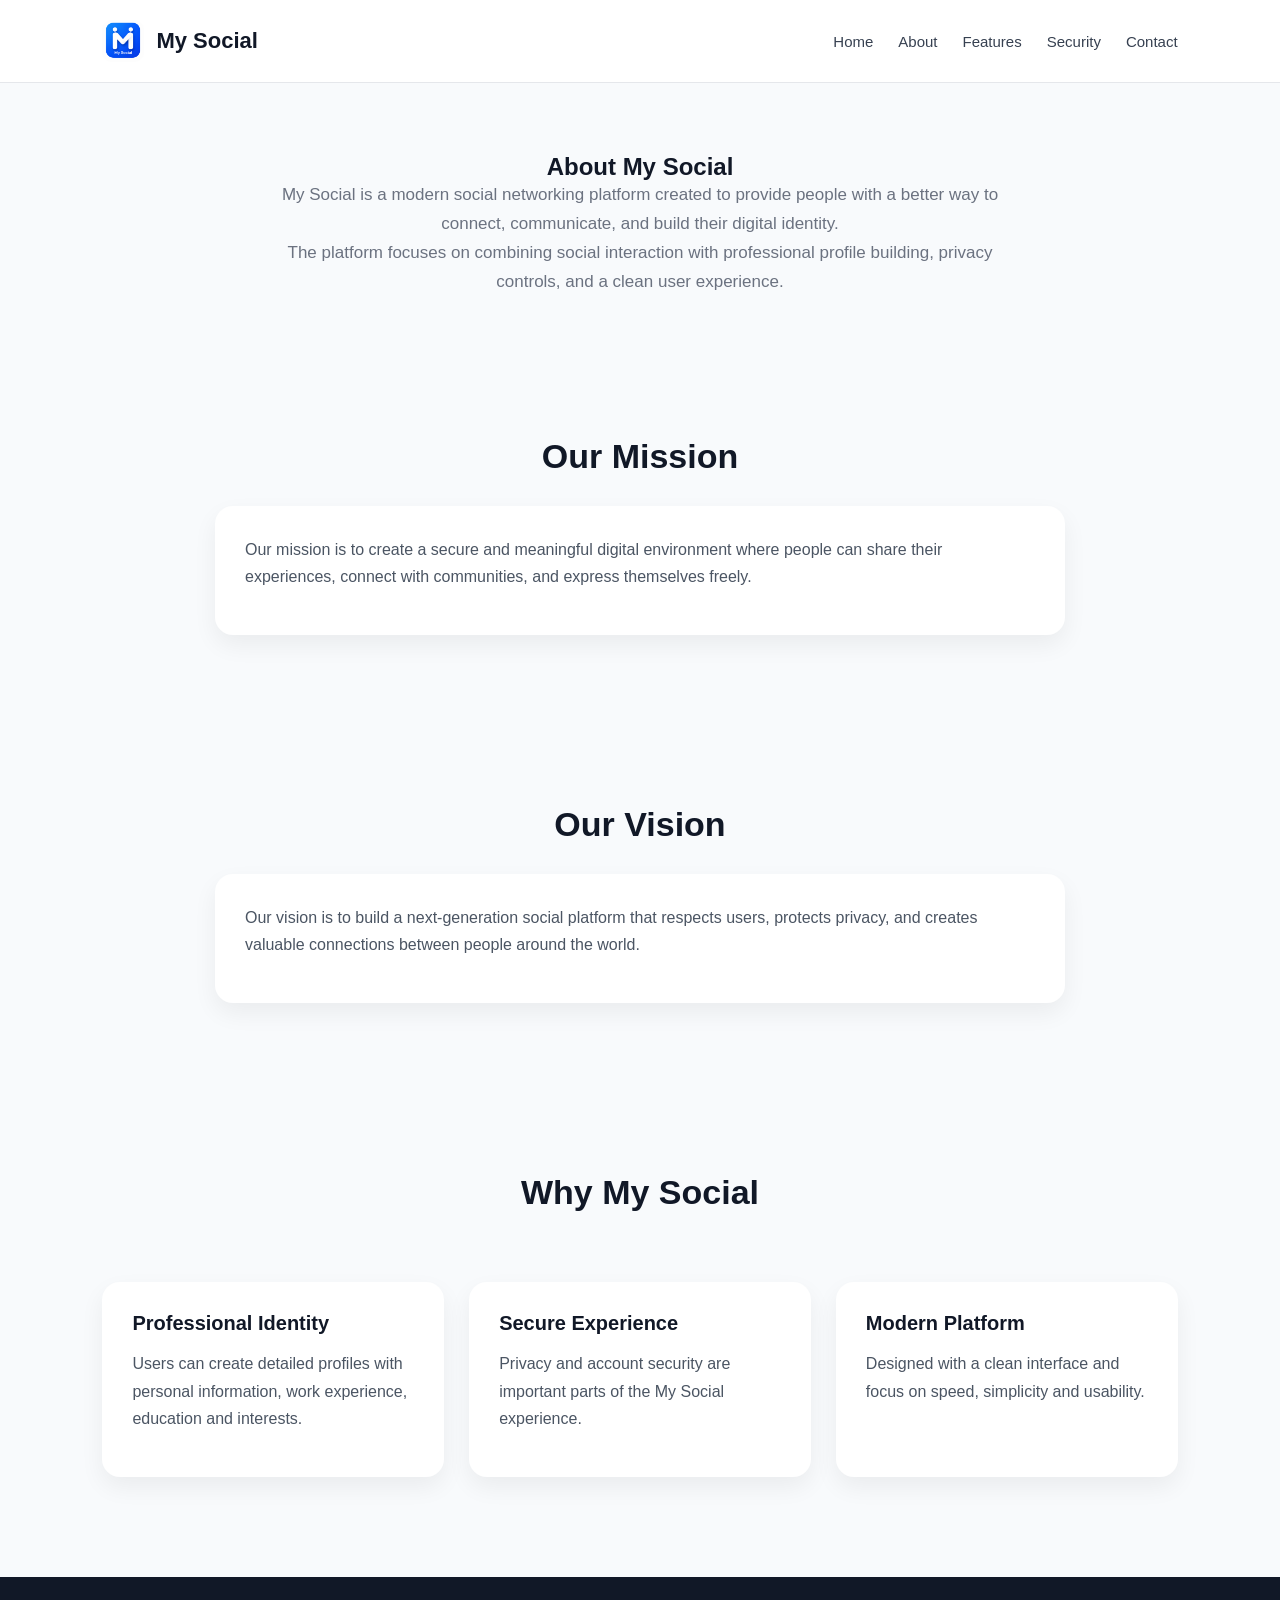
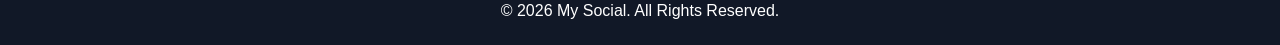
<file: about.html>
<!DOCTYPE html>
<html lang="en">

<head>

<meta charset="UTF-8">

<meta name="viewport" content="width=device-width, initial-scale=1.0">

<title>About My Social</title>

<link rel="stylesheet" href="css/style.css">

</head>


<body>


<header class="navbar">


<div class="logo">

<img src="assets/logo.png" alt="My Social Logo">

<span>My Social</span>

</div>



<nav>

<a href="index.html">Home</a>

<a href="about.html">About</a>

<a href="features.html">Features</a>

<a href="security.html">Security</a>

<a href="contact.html">Contact</a>

</nav>


</header>







<section class="about-preview">


<h1>
About My Social
</h1>


<p>

My Social is a modern social networking platform created to provide people with a better way to connect, communicate, and build their digital identity.

</p>



<p>

The platform focuses on combining social interaction with professional profile building, privacy controls, and a clean user experience.

</p>


</section>








<section class="features-preview">


<h2>
Our Mission
</h2>


<div class="card">


<p>

Our mission is to create a secure and meaningful digital environment where people can share their experiences, connect with communities, and express themselves freely.

</p>


</div>


</section>








<section class="features-preview">


<h2>
Our Vision
</h2>


<div class="card">


<p>

Our vision is to build a next-generation social platform that respects users, protects privacy, and creates valuable connections between people around the world.

</p>


</div>


</section>








<section class="features-preview">


<h2>
Why My Social
</h2>



<div class="feature-grid">



<div class="card">

<h3>
Professional Identity
</h3>

<p>

Users can create detailed profiles with personal information, work experience, education and interests.

</p>

</div>





<div class="card">

<h3>
Secure Experience
</h3>

<p>

Privacy and account security are important parts of the My Social experience.

</p>

</div>





<div class="card">

<h3>
Modern Platform
</h3>

<p>

Designed with a clean interface and focus on speed, simplicity and usability.

</p>

</div>



</div>


</section>








<footer>

<p>
© 2026 My Social. All Rights Reserved.
</p>

</footer>



<script src="js/main.js"></script>


</body>

</html>
</file>
<file: css/style.css>
*{
    margin:0;
    padding:0;
    box-sizing:border-box;
    font-family:Arial, Helvetica, sans-serif;
}


body{

    background:#f8fafc;
    color:#111827;

}



/* Navbar */


.navbar{

    width:100%;
    padding:20px 8%;
    display:flex;
    justify-content:space-between;
    align-items:center;
    background:white;
    border-bottom:1px solid #e5e7eb;
    position:sticky;
    top:0;
    z-index:100;

}



.logo{

    display:flex;
    align-items:center;
    gap:12px;
    font-size:22px;
    font-weight:700;

}



.logo img{

    width:42px;
    height:42px;
    border-radius:10px;
    object-fit:cover;

}



nav{

    display:flex;
    gap:25px;

}



nav a{

    text-decoration:none;
    color:#374151;
    font-size:15px;
    font-weight:500;

}



nav a:hover{

    color:#2563eb;

}





/* Hero */


.hero{

    min-height:85vh;
    display:flex;
    align-items:center;
    justify-content:space-between;
    padding:60px 8%;
    gap:40px;

}



.hero-content{

    max-width:600px;

}



.hero h1{

    font-size:52px;
    line-height:1.15;
    margin-bottom:20px;
    color:#111827;

}



.hero p{

    font-size:18px;
    line-height:1.7;
    color:#6b7280;
    margin-bottom:35px;

}



.hero-buttons{

    display:flex;
    gap:15px;

}



.primary-btn,
.secondary-btn{

    padding:14px 28px;
    border-radius:10px;
    text-decoration:none;
    font-weight:600;

}



.primary-btn{

    background:#2563eb;
    color:white;

}



.secondary-btn{

    border:1px solid #2563eb;
    color:#2563eb;

}





.hero-image img{

    width:350px;
    max-width:100%;
    border-radius:25px;
    box-shadow:0 20px 40px rgba(0,0,0,0.12);

}







/* Sections */


.about-preview,
.features-preview,
.founder-preview{

    padding:70px 8%;
    text-align:center;

}



h2{

    font-size:34px;
    margin-bottom:20px;

}



.about-preview p,
.founder-preview p{

    max-width:750px;
    margin:auto;
    color:#6b7280;
    line-height:1.7;
    font-size:17px;

}





/* Feature Cards */


.feature-grid{

    display:grid;
    grid-template-columns:repeat(3,1fr);
    gap:25px;
    margin-top:40px;

}



.card{

    background:white;
    padding:30px;
    border-radius:18px;
    text-align:left;
    box-shadow:0 10px 25px rgba(0,0,0,.06);

}



.card h3{

    margin-bottom:15px;
    font-size:20px;

}



.card p{

    color:#6b7280;
    line-height:1.6;

}






/* Founder */


.founder-preview a{

    display:inline-block;
    margin-top:25px;
    color:#2563eb;
    text-decoration:none;
    font-weight:600;

}





/* Footer */


footer{

    padding:25px;
    text-align:center;
    background:#111827;
    color:white;

}







/* Mobile */


@media(max-width:768px){


.navbar{

    flex-direction:column;
    gap:20px;

}


nav{

    flex-wrap:wrap;
    justify-content:center;

}



.hero{

    flex-direction:column;
    text-align:center;

}



.hero h1{

    font-size:36px;

}



.hero-buttons{

    justify-content:center;

}



.feature-grid{

    grid-template-columns:1fr;

}



  }
/* Founder Page Styling */


.founder-preview{

    padding:80px 8%;
    text-align:center;
    background:white;

}



.founder-preview img{

    border:5px solid #2563eb;
    box-shadow:0 15px 35px rgba(0,0,0,0.15);
    margin-bottom:25px;

}



.founder-preview h1{

    font-size:42px;
    margin-bottom:10px;
    color:#111827;

}



.founder-preview h3{

    color:#2563eb;
    font-size:20px;
    margin-bottom:25px;

}



.founder-preview p{

    max-width:850px;
    margin:15px auto;
    color:#6b7280;
    font-size:18px;
    line-height:1.8;

}





/* Founder Information Cards */


.features-preview .card{

    max-width:850px;
    margin:30px auto;
    text-align:left;

}



.features-preview .card p{

    margin-bottom:15px;
    color:#4b5563;
    line-height:1.7;

}



.features-preview strong{

    color:#111827;

}






/* Founder Hero Animation */


.founder-preview img{

    animation: founderImage 0.8s ease;

}



@keyframes founderImage{


from{

transform:translateY(20px);
opacity:0;

}


to{

transform:translateY(0);
opacity:1;

}


}
</file>
